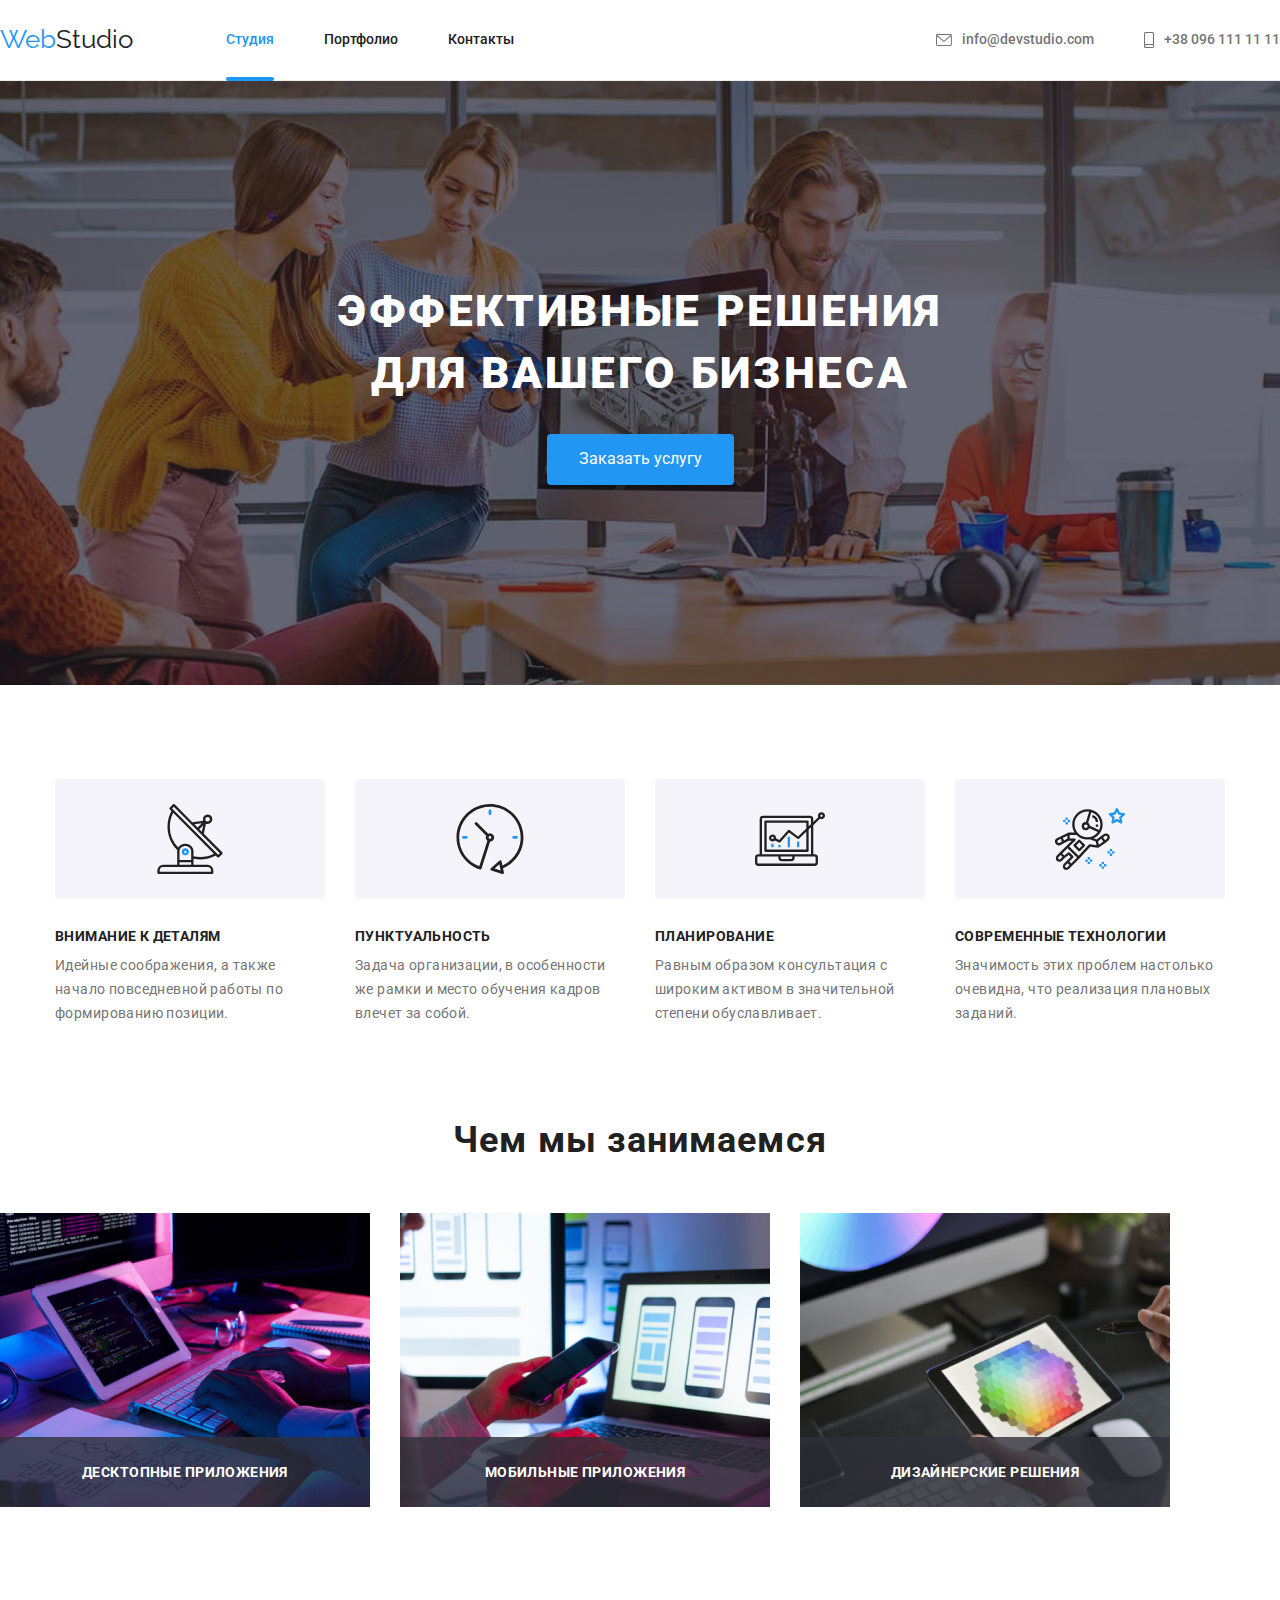
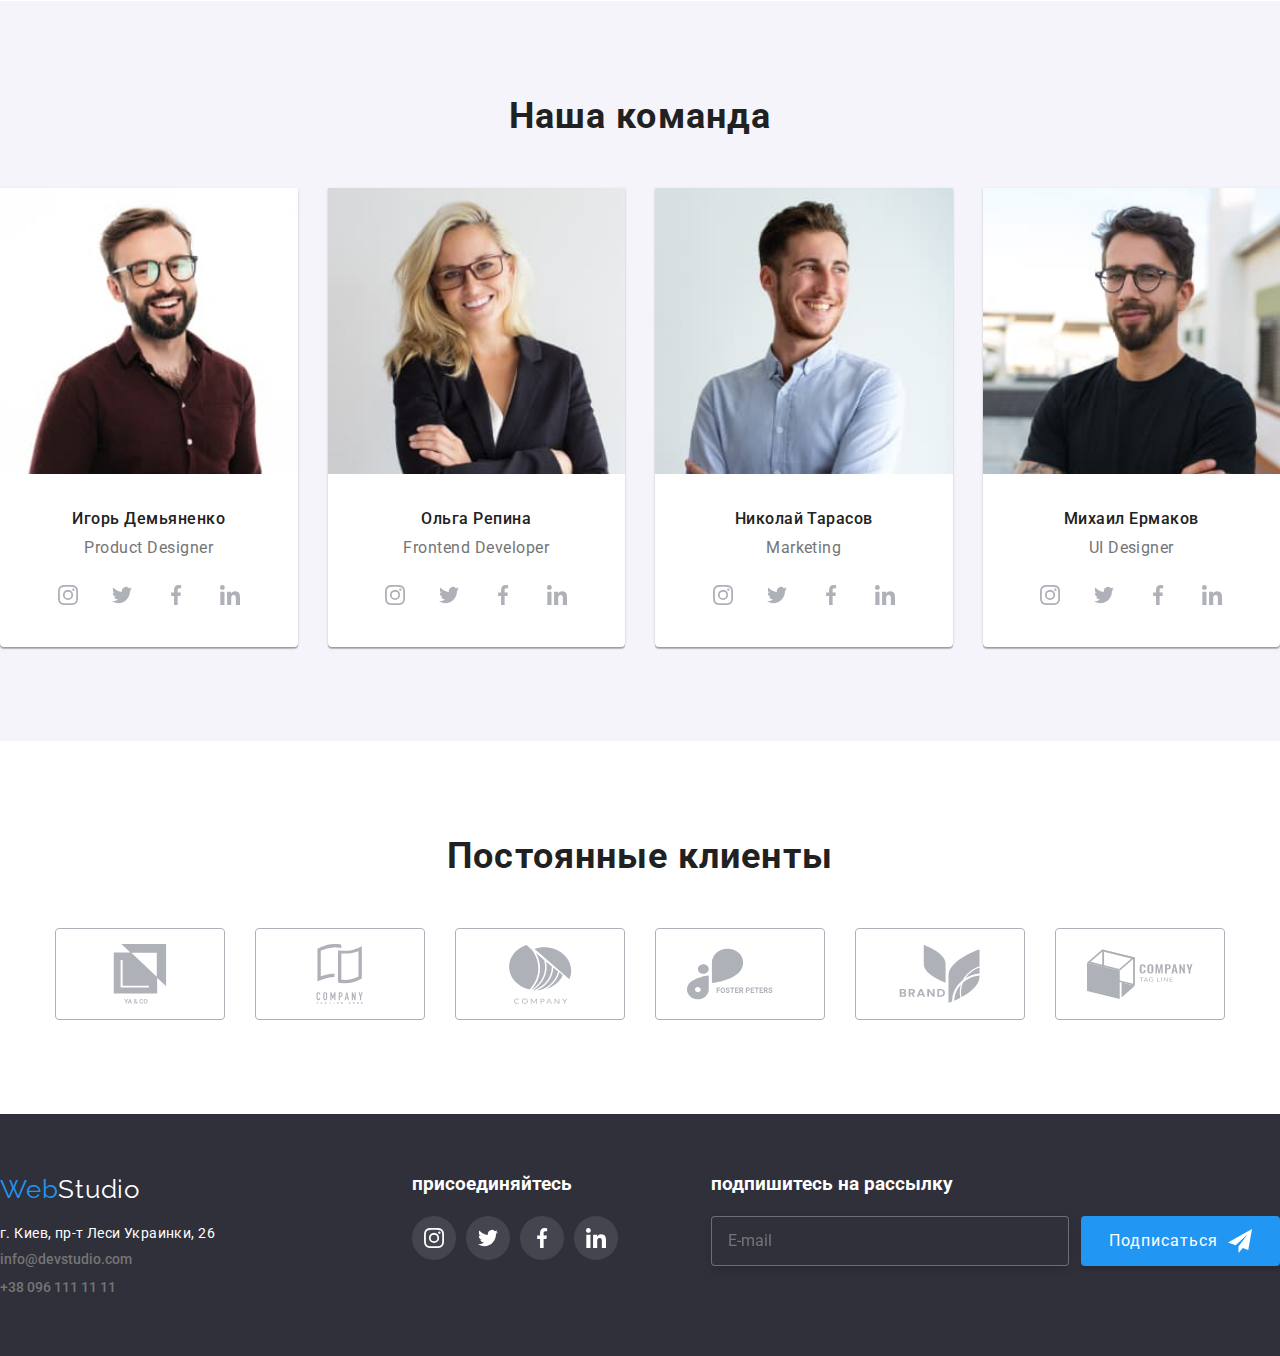
<file: index.html>
<!DOCTYPE html>
<html lang="ru">
    <head>
        <meta charset="UTF-8">
        <meta http-equiv="X-UA-Compatible" content="IE=edge">
        <meta name="viewport" content="width=device-width, initial-scale=1.0">
        <link rel="stylesheet" href="./css/main.min.css">
        <link rel="preconnect" href="https://fonts.googleapis.com">
        <link rel="preconnect" href="https://fonts.gstatic.com" crossorigin>
        <link href="https://fonts.googleapis.com/css2?family=Roboto:wght@400;500;700;900&display=swap" rel="stylesheet">
        <link rel="preconnect" href="https://fonts.googleapis.com">
        <link rel="preconnect" href="https://fonts.gstatic.com" crossorigin>
        <link href="https://fonts.googleapis.com/css2?family=Raleway:wght@700&display=swap" rel="stylesheet">
        <link rel="stylesheet" href="https://cdnjs.cloudflare.com/ajax/libs/modern-normalize/1.1.0/modern-normalize.min.css">
        <link rel="stylesheet" href="./css/main.min.css">
        <title>WebStudio</title>
    </head>
    <body>
            <!-- Верхняя линия -->

            <header class="header"> 
                <div class="main-size header__nav">
                    <div class="mobile-nav">
                        <a href="./index.html" class="header__link"><span class="header__logo">Web</span>Studio</a>
                    
                        <button class="menu-button" type="button" aria-expanded="false" aria-controls="menu-container" data-menu-button >
                            <svg class="menu-button__icons" width="24" height="24" aria-label="Кнопка открытия мобильного меню">
                                <use class="menu-button__menu-icon" href="./images/icon.svg#icon-menu-mobile"></use>
                                <use class="menu-button__closs-icon" href="./images/icon.svg#icon-close-mobile"></use>
                            </svg>
                        </button>
                    </div>
                    <div class="menu-container" id="menu-container" data-menu>
                        <nav>    
                            <ul class="navigation">
                                <li class="navigation__item"><a href="./index.html" class="navigation__link current">Студия</a></li>
                                <li class="navigation__item"><a href="./portfolio.html" class="navigation__link">Портфолио</a></li>
                                <li class="navigation__item"><a href="" class="navigation__link">Контакты</a></li>
                            </ul>
                        </nav>
                        <div>
                            <ul class="contacts">
                                <li class="contacts__list">
                                    <a href="mailto:info@devstudio.com" class="contacts__link link">
                                        <svg width="16" height="12" class="contacts-icon">
                                            <use href="./images/icon.svg#icon-mail"></use>
                                        </svg>
                                    info@devstudio.com
                                    </a>
                                </li>
                                <li class="contacts__list">
                                    <a href="tel:+380961111111" class="contacts__link contacts__link-tel link">
                                        <svg width="10" height="16" class="contacts-icon">
                                            <use href="./images/icon.svg#icon-smartphone"></use>
                                        </svg>
                                        +38 096 111 11 11
                                    </a>
                                </li>
                            </ul>

                            <ul class="header-social-network">
                                <li class="header-social-network__item">
                                    <a class="header-social-network__link" href="">Instagram</a>
                                    <!-- <svg class="header-social-network__icon">
                                        <use href="images/icon.svg#icon-Line-1"></use>
                                    </svg> -->
                                    
                                </li>
                                <li class="header-social-network__item">
                                    <a class="header-social-network__link" href="">Twitter</a>
                                    <!-- <svg class="header-social-network__icon">
                                        <use href="images/icon.svg#icon-Line-1"></use>
                                    </svg>  -->
                                    
                                </li>
                                <li class="header-social-network__item">
                                    <a class="header-social-network__link" href="">Facebook</a>
                                        
                                    <!-- <svg class="header-social-network__icon">
                                        <use href="images/icon.svg#icon-Line-1"></use>
                                    </svg> -->
                                    
                                </li>
                                <li class="header-social-network__item">
                                    <a class="header-social-network__link" href="">LinkedIn</a>
                                </li>
                            </ul>
                        </div>
                    </div>
                </div>
            </header>

            <!-- Шапка -->

            <main>
                <section class="main-container">
                    <div class="main-size">
                        <h1 class="main-container__title">
                            Эффективные решения<br> для вашего бизнеса
                        </h1>
                            <button  data-modal-open type="button" class="main-container__primary-button">Заказать услугу</button>
                    </div>

                    <div data-modal class="backdrop is-hidden" >
                        <div class="modal">
                            <button data-modal-close type="button" class="modal__exit">
                                <svg  class="modal__icon" width="11" height="11">
                                    <use href="./images/icon.svg#icon-exit"></use>
                                </svg>
                            </button>

                            <h2 class="modal__text">Оставьте свои данные, мы вам перезвоним</h2>
                            
                            <div>
                                
                                <form class="form-modal">
                                    <ul>
                                        <li class="application">
                                            <label for="person" class="application__text">Имя</label>

                                            <span class="application__form"><input type="text" class="application__input" name="person" id="person">
                                                <svg class="application__icon" width="18" height="18">
                                                    <use href="./images/icon.svg#icon-person"></use>
                                                </svg>
                                            </span>
                                        </li>
                                        <li class="application">
                                            <label for="user-phone" class="application__text">Телефон</label>

                                            <span class="application__form"><input type="tel" class="application__input" name="user-phone" id="user-phone">
                                                <svg class="application__icon" width="18" height="18">
                                                    <use href="./images/icon.svg#icon-phone"></use>
                                                </svg>
                                            </span>
                                        </li>
                                        <li class="application">
                                            <label for="user-mail" class="application__text">Почта</label>
                                            
                                            <span class="application__form"><input type="email" class="application__input" name="user-mail" id="user-mail">
                                                <svg class="application__icon" width="18" height="18">
                                                    <use href="./images/icon.svg#icon-envelope-email"></use>
                                                </svg>
                                            </span>
                                        </li>
                                        <li class="application">
                                            <label for="comment" class="application__text">Комментарий</label>
                                            <textarea name="comment" id="comment" rows="10" placeholder="Введите текст"></textarea>
                                        </li>
                                    </ul>
                                    
                                </form>

                                <label for="privacy" class="privacy-text">
                                    <input class="privacy-text__checkbox" type="checkbox" name="privacy" id="privacy">
                                    <span class="privacy-text__icon-input"></span>
                                    Соглашаюсь с рассылкой и принимаю <a href="" class="privacy-text__link">Условия договора</a>
                                </label>
                              
                                <button type="submit" class="button-submit">Отправить</button>
                            </div>
                        </div>
                    </div>

                </section>

                <!-- Особенности -->
                       
                <section class="section">
                    <div class="main-size">
                        <ul class="features">
                            <li class="features__item">
                                <div  class="features__icon">
                                    <svg width="70" height="70">
                                        <use href="./images/icon.svg#icon-antenna"></use>
                                    </svg>
                                </div>
                                <h3 class="features__title">Внимание к деталям</h3>
                                <p class="features__text">Идейные соображения, а также начало повседневной работы по формированию позиции.</p>
                            </li>
                            <li class="features__item">
                                <div  class="features__icon">
                                    <svg width="70" height="70">
                                        <use href="./images/icon.svg#icon-clock"></use>
                                    </svg>
                                </div>
                                <h3 class="features__title">Пунктуальность</h3>
                                <p class="features__text">Задача организации, в особенности же рамки и место обучения кадров влечет за собой.</p>
                            </li>
                            <li class="features__item">
                                <div  class="features__icon">
                                    <svg width="70" height="70">
                                        <use href="./images/icon.svg#icon-diagram"></use>
                                    </svg>
                                </div>
                                <h3 class="features__title">Планирование</h3>
                                <p class="features__text">Равным образом консультация с широким активом в значительной степени обуславливает.</p>
                            </li>
                            <li class="features__item">
                                <div  class="features__icon">
                                    <svg width="70" height="70">
                                        <use href="./images/icon.svg#icon-astronaut"></use>
                                    </svg>
                                </div>
                                <h3 class="features__title">Современные технологии</h3>
                                <p class="features__text">Значимость этих проблем настолько очевидна, что реализация плановых заданий.</p>
                            </li>
                        </ul>
                    </div>
                </section>

                <!-- Чем мы занимаемся -->

                <section class="section-img">
                    <div class="main-size">
                        <h2 class="container__subtitle">Чем мы занимаемся</h2>
                        <ul class="study">
                            <li class="study__item"><img class="study__img" src="./images/computer.jpg" alt="Набирает текст на компьютере" width="370">
                            <p class="study__text">Десктопные приложения</p></li>
                            <li class="study__item"><img class="study__img" src="./images/hand-phone.jpg" alt="Синхронизирует телефон с компьютером" width="370">
                            <p class="study__text">Мобильные приложения</p></li>
                            <li class="study__item"><img class="study__img" src="./images/tablet.jpg" alt="Рисует на планшете" width="370">
                            <p class="study__text">Дизайнерские решения</p></li>
                        </ul>
                    </div>
                </section>

                <!-- Наша команда -->

                <section class="section section__team"> 
                    <div class="main-size">
                        <h2 class="container__subtitle">Наша команда</h2>
                        <ul class="team">
                            <li class="team__item">
                                <picture>
                                    <source srcset="./images/igor-desk-1.jpg 1x, ./images/igor-desk-2.jpg 2x" media="(min-width: 1200px)">
                                    <source srcset="./images/igor-tab-1.jpg 1x, ./images/igor-tab-2.jpg 2x" media="(min-width: 768px)">
                                    <source srcset="./images/igor-1.jpg 1x, ./images/igor-2.jpg 2x" media="(min-width: 480px)">
                                      
                                    <img srcset="./images/igor-2.jpg 2x" src="./images/igor-1.jpg" 
                                    alt="Мужчина улыбается" 
                                    width = "100%"
                                    >
                                </picture>
                                
                                <div class="employee">
                                    <h3 class="employee__name">Игорь Демьяненко</h3>
                                    <p class="employee__specialty">Product Designer</p>

                                    <ul class="communication">
                                        <li class="communication__employee">
                                            <a href=""  class="communication__link">
                                                <svg class="communication__icon" width="20" height="20">
                                                    <use href="./images/icon.svg#icon-instagram"></use>
                                                </svg>
                                            </a>
                                        </li>
                                        <li class="communication__employee">
                                            <a href=""  class="communication__link">
                                                <svg class="communication__icon" width="20" height="20">
                                                    <use href="./images/icon.svg#icon-twitter"></use>
                                                </svg>
                                            </a>
                                        </li>
                                        <li class="communication__employee">
                                            <a href=""  class="communication__link">
                                                <svg class="communication__icon" width="20" height="20">
                                                    <use href="./images/icon.svg#icon-facebook"></use>
                                                </svg>
                                            </a>
                                        </li>
                                        <li class="communication__employee">
                                            <a href=""  class="communication__link">
                                                <svg class="communication__icon" width="20" height="20">
                                                    <use href="./images/icon.svg#icon-linkedin"></use>
                                                </svg>
                                            </a>
                                        </li>
                                    </ul>
                                </div> 
                            </li>
                            <li class="team__item">
                                <picture>
                                    <source srcset="./images/olga-desk-1.jpg 1x, ./images/olga-desk-2.jpg 2x" media="(min-width: 1200px)">
                                    <source srcset="./images/olga-tab-1.jpg 1x, ./images/olga-tab-2.jpg 2x" media="(min-width: 768px)">
                                    <source srcset="./images/olga-1.jpg 1x, ./images/olga-2.jpg 2x" media="(min-width: 480px)">
                                
                                    <img srcset="./images/olga-2.jpg 2x" src="./images/olga-1.jpg" 
                                    alt="Девушка улыбается"
                                    width="100%">
                                </picture>
                                
                                <div class="employee">
                                    <h3 class="employee__name">Ольга Репина</h3>
                                    <p class="employee__specialty">Frontend Developer</p>
                                
                                    <ul class="communication">
                                        <li class="communication__employee">
                                            <a href="" class="communication__link">
                                                <svg class="communication__icon" width="20" height="20">
                                                    <use href="./images/icon.svg#icon-instagram"></use>
                                                </svg>
                                            </a>
                                        </li>
                                        <li class="communication__employee">
                                            <a href="" class="communication__link">
                                                <svg class="communication__icon" width="20" height="20">
                                                    <use href="./images/icon.svg#icon-twitter"></use>
                                                </svg>
                                            </a>
                                        </li>
                                        <li class="communication__employee">
                                            <a href="" class="communication__link">
                                                <svg class="communication__icon" width="20" height="20">
                                                    <use href="./images/icon.svg#icon-facebook"></use>
                                                </svg>
                                            </a>
                                        </li>
                                        <li class="communication__employee">
                                            <a href="" class="communication__link">
                                                <svg class="communication__icon" width="20" height="20">
                                                    <use href="./images/icon.svg#icon-linkedin"></use>
                                                </svg>
                                            </a>
                                        </li>
                                    </ul>
                                </div>
                            </li>
                            <li class="team__item">
                                <picture>
                                    <source srcset="./images/nikolai-desk-1.jpg 1x, ./images/nikolai-desk-2.jpg 2x" media="(min-width: 1200px)">
                                    <source srcset="./images/nikolai-tab-1.jpg 1x, ./images/nikolai-tab-2.jpg 2x" media="(min-width: 768px)">
                                    <source srcset="./images/nikolai-1.jpg 1x, ./images/nikolai-2.jpg 2x" media="(min-width: 480px)">
                                
                                    <img srcset="./images/nikolai-2.jpg 2x" src="./images/nikolai-1.jpg" 
                                    alt="Мужчина улыбается" 
                                    width="100%">
                                </picture>
                                <div class="employee">
                                    <h3 class="employee__name">Николай Тарасов</h3>
                                    <p class="employee__specialty">Marketing</p>

                                    <ul class="communication">
                                        <li class="communication__employee">
                                            <a href="" class="communication__link">
                                                <svg class="communication__icon" width="20" height="20">
                                                    <use href="./images/icon.svg#icon-instagram"></use>
                                                </svg>
                                            </a>
                                        </li>
                                        <li class="communication__employee">
                                            <a href="" class="communication__link">
                                                <svg class="communication__icon" width="20" height="20">
                                                    <use href="./images/icon.svg#icon-twitter"></use>
                                                </svg>
                                            </a>
                                
                                        </li>
                                        <li class="communication__employee">
                                            <a href="" class="communication__link">
                                                <svg class="communication__icon" width="20" height="20">
                                                    <use href="./images/icon.svg#icon-facebook"></use>
                                                </svg>
                                            </a>
                                        </li>
                                        <li class="communication__employee">
                                            <a href="" class="communication__link">
                                                <svg class="communication__icon" width="20" height="20">
                                                    <use href="./images/icon.svg#icon-linkedin"></use>
                                                </svg>
                                            </a>
                                        </li>
                                    </ul>
                                </div>
                            </li>
                            <li class="team__item">
                                <picture>
                                    <source srcset="./images/mikhail-desk-1.jpg 1x, ./images/mikhail-desk-2.jpg 2x" media="(min-width: 1200px)">
                                    <source srcset="./images/mikhail-tab-1.jpg 1x, ./images/mikhail-tab-2.jpg 2x" media="(min-width: 768px)">
                                    <source srcset="./images/mikhail-1.jpg 1x, ./images/mikhail-2.jpg 2x" media="(min-width: 480px)">
                                
                                    <img srcset="./images/mikhail-2.jpg 2x" src="./images/mikhail-1.jpg" 
                                    alt="Мужчина улыбается" 
                                    width="100%">
                                </picture>
                                <div class="employee">
                                    <h3 class="employee__name">Михаил Ермаков</h3>
                                    <p class="employee__specialty">UI Designer</p>
                                
                                    <ul class="communication">
                                        <li class="communication__employee">
                                            <a href="" class="communication__link">
                                                <svg class="communication__icon" width="20" height="20">
                                                    <use href="./images/icon.svg#icon-instagram"></use>
                                                </svg>
                                            </a>
                                        </li>
                                        <li class="communication__employee">
                                            <a href="" class="communication__link">
                                                <svg class="communication__icon" width="20" height="20">
                                                    <use href="./images/icon.svg#icon-twitter"></use>
                                                </svg>
                                            </a>
                                        </li>
                                        <li class="communication__employee">
                                            <a href="" class="communication__link">
                                                <svg class="communication__icon" width="20" height="20">
                                                    <use href="./images/icon.svg#icon-facebook"></use>
                                                </svg>
                                            </a>
                                        </li>
                                        <li class="communication__employee">
                                            <a href="" class="communication__link">
                                                <svg class="communication__icon" width="20" height="20">
                                                    <use href="./images/icon.svg#icon-linkedin"></use>
                                                </svg>
                                            </a>
                                        </li>
                                    </ul>
                                </div>
                            </li>
                        </ul>
                    </div>
                </section>
                <section class="section">
                    <div class="main-size">
                        <h2 class="container__subtitle">Постоянные клиенты</h2>

                        <ul class="customers">
                            <li class="customers__company">
                                <a href="" class="customers__link">
                                    <svg class="customers__icon" width="106" height="60">
                                        <use href="./images/icon.svg#icon-group1"></use>
                                    </svg>
                                </a>
                            </li>
                            <li class="customers__company">
                                <a href="" class="customers__link">
                                    <svg class="customers__icon" width="106" height="60">
                                        <use href="./images/icon.svg#icon-group2"></use>
                                    </svg>
                                </a>
                            </li>
                            <li class="customers__company">
                                <a href="" class="customers__link">
                                    <svg class="customers__icon" width="106" height="60">
                                        <use href="./images/icon.svg#icon-group3"></use>
                                    </svg>
                                </a>
                            </li>
                            <li class="customers__company">
                                <a href="" class="customers__link">
                                    <svg class="customers__icon" width="106" height="60">
                                        <use href="./images/icon.svg#icon-group4"></use>
                                    </svg>
                                </a>
                            </li>
                            <li class="customers__company">
                                <a href="" class="customers__link">
                                    <svg class="customers__icon" width="106" height="60">
                                        <use href="./images/icon.svg#icon-group5"></use>
                                    </svg>
                                </a>
                            </li>
                            <li class="customers__company">
                                <a href="" class="customers__link">
                                    <svg class="customers__icon" width="106" height="60">
                                        <use href="./images/icon.svg#icon-group6"></use>
                                    </svg>
                                </a>
                            </li>
                        </ul>

                    </div>
                </section>
            </main>

            <!-- Подвал -->
            
            <footer class="footer">
                <div  class="main-size footer__container"> 
                    <div class="footer__information">
                        <a href="./index.html" class="footer__logo"><span class="footer__logo-color">Web</span>Studio</a>
                        <address>
                            <p class="footer__address">г. Киев, пр-т Леси Украинки, 26</p>
                            <ul>
                                <li class="footer__item"><a href="mailto:info@devstudio.com" class="link">info@devstudio.com</a></li>
                                <li class="footer__item"><a href="tel:+380961111111" class="link">+38 096 111 11 11</a></li>
                            </ul>
                        </address>
                    </div>
                    <div class="join">
                        <h3 class="join__text">присоединяйтесь</h3>
                        
                        <ul class="join__list">
                            <li class="join__message">
                                <a href="" class="join__link">
                                    <svg class="join__icon" width="20" height="20">
                                        <use href="./images/icon.svg#icon-instagram"></use>
                                    </svg>
                                </a>
                            </li>
                            <li class="join__message">
                                <a href="" class="join__link">
                                    <svg class="join__icon" width="20" height="20">
                                        <use href="./images/icon.svg#icon-twitter"></use>
                                    </svg>
                                </a>
                            </li>
                            <li class="join__message">
                                <a href="" class="join__link">
                                    <svg class="join__icon" width="20" height="20">
                                        <use href="./images/icon.svg#icon-facebook"></use>
                                    </svg>
                                </a>
                            </li>
                            <li class="join__message">
                                <a href="" class="join__link">
                                    <svg class="join__icon" width="20" height="20">
                                        <use href="./images/icon.svg#icon-linkedin"></use>
                                    </svg>
                                </a>
                            </li>
                        </ul>
                    </div>
                    <div class="subscribe">
                        <h3 class="subscribe__text">подпишитесь на рассылку</h3>

                        <form class="subscribe__block">
                            <span class="subscribe__mail"><input type="email" name="user-mail-subscribe" id="user-mail-subscribe" placeholder="E-mail">
                            <label for="user-mail-subscribe"></label>
                            </span>
                            
                            <button class="subscribe__button" type="submit"><span class="subscribe__text-button">Подписаться</span>
                                <svg width="24" height="24">
                                    <use href="images/icon.svg#icon-telegram"></use>
                                </svg>
                            </button>
                        </form>
                    </div>
                </div>
            </footer>

    <script src="./js/mobile-menu.js"></script>
    <script src="./js/modal.js"></script>
        </body>
</html>
</file>
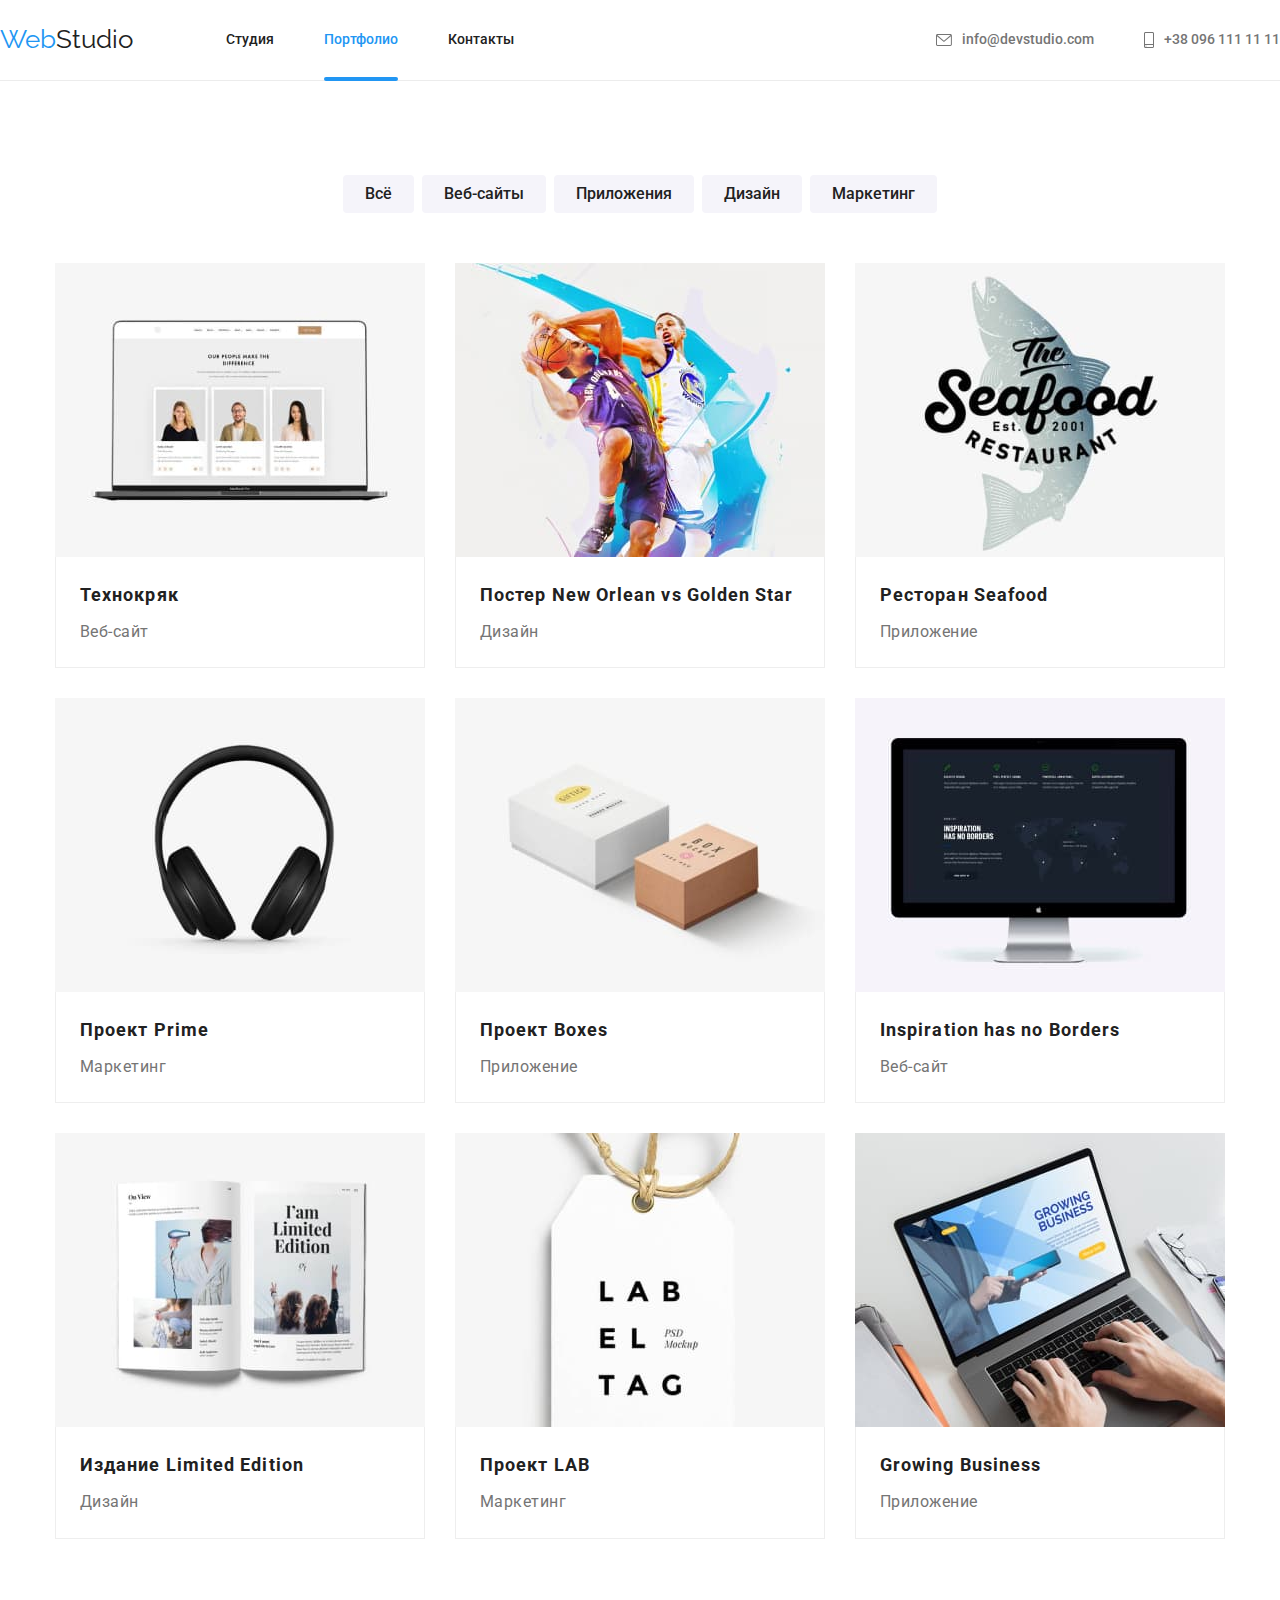
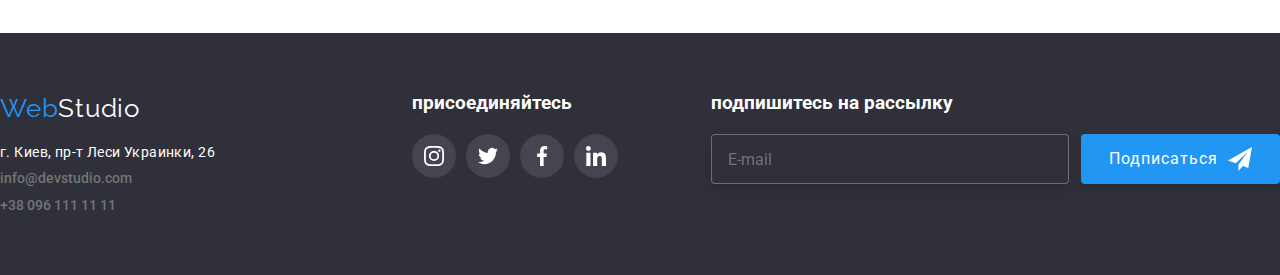
<file: portfolio.html>
<!DOCTYPE html>
<html lang="ru">
<head>
    <meta charset="UTF-8">
    <meta http-equiv="X-UA-Compatible" content="IE=edge">
    <meta name="viewport" content="width=device-width, initial-scale=1.0">
    <link rel="preconnect" href="https://fonts.googleapis.com">
    <link rel="preconnect" href="https://fonts.gstatic.com" crossorigin>
    <link href="https://fonts.googleapis.com/css2?family=Roboto:wght@400;500;700;900&display=swap" rel="stylesheet">
    <link rel="preconnect" href="https://fonts.googleapis.com">
    <link rel="preconnect" href="https://fonts.gstatic.com" crossorigin>
    <link href="https://fonts.googleapis.com/css2?family=Raleway:wght@700&display=swap" rel="stylesheet">
    <link rel="stylesheet" href="https://cdnjs.cloudflare.com/ajax/libs/modern-normalize/1.1.0/modern-normalize.min.css">
    <link rel="stylesheet" href="./css/main.min.css">
    <title>WebStudio</title>
</head>
<body>
        <!-- Верхняя линия -->
        
        <header class="header">
            <div class="main-size header__nav">
                <div class="mobile-nav">
                    <a href="./index.html" class="header__link"><span class="header__logo">Web</span>Studio</a>
                
                    <button class="menu-button" type="button" aria-expanded="false" aria-controls="menu-container" data-menu-button>
                        <svg class="menu-button__icons" width="24" height="24" aria-label="Кнопка открытия мобильного меню">
                            <use class="menu-button__menu-icon" href="./images/icon.svg#icon-menu-mobile"></use>
                            <use class="menu-button__closs-icon" href="./images/icon.svg#icon-close-mobile"></use>
                        </svg>
                    </button>
                </div>
                <div class="menu-container" id="menu-container" data-menu>
                    <nav>
                        <ul class="navigation">
                            <li class="navigation__item"><a href="./index.html" class="navigation__link ">Студия</a></li>
                            <li class="navigation__item"><a href="./portfolio.html" class="navigation__link current">Портфолио</a></li>
                            <li class="navigation__item"><a href="" class="navigation__link">Контакты</a></li>
                        </ul>
                    </nav>
                    <div>
                        <ul class="contacts">
                            <li class="contacts__list">
                                <a href="mailto:info@devstudio.com" class="contacts__link link">
                                    <svg width="16" height="12" class="contacts-icon">
                                        <use href="./images/icon.svg#icon-mail"></use>
                                    </svg>
                                    info@devstudio.com
                                </a>
                            </li>
                            <li class="contacts__list">
                                <a href="tel:+380961111111" class="contacts__link contacts__link-tel link">
                                    <svg width="10" height="16" class="contacts-icon">
                                        <use href="./images/icon.svg#icon-smartphone"></use>
                                    </svg>
                                    +38 096 111 11 11
                                </a>
                            </li>
                        </ul>
                    
                        <ul class="header-social-network">
                            <li class="header-social-network__item">
                                <a class="header-social-network__link" href="">Instagram</a>
                            </li>
                            <li class="header-social-network__item">
                                <a class="header-social-network__link" href="">Twitter</a>
                            </li>
                            <li class="header-social-network__item">
                                <a class="header-social-network__link" href="">Facebook</a>
                            </li>
                            <li class="header-social-network__item">
                                <a class="header-social-network__link" href="">LinkedIn</a>
                            </li>
                        </ul>
                    </div>
                </div>
            </div>
        </header>
        <!-- Портфолио -->
        <main>
            <section class="section">
                <div class="main-size">
                    <h1 class="visually-hidden">Портфолио</h1>
                        <ul class="portfolio">
                            <li class="portfolio__item"><button type="button" class="portfolio__button">Всё</button></li>
                            <li class="portfolio__item"><button type="button" class="portfolio__button">Веб-сайты</button></li>
                            <li class="portfolio__item"><button type="button" class="portfolio__button">Приложения</button></li>
                            <li class="portfolio__item"><button type="button" class="portfolio__button">Дизайн</button></li>
                            <li class="portfolio__item"><button type="button" class="portfolio__button">Маркетинг</button></li>
                        </ul>

                    <h2 class="visually-hidden">Типы работ</h2>
                        <ul class="portfolio-list">

                            <li class="portfolio-list__item">
                                <a href="" class="portfolio-list__link">
                                    <div class="portfolio-list__overlay">
                                        
                                        <picture>
                                            <source srcset="./images/technocrack.jpg 1x, ./images/technocrack-2.jpg 2x" media="(min-width: 1200px)">
                                            <source srcset="./images/technocrack-tab-1.jpg 1x, ./images/technocrack-tab-2.jpg 2x" media="(min-width: 768px)">
                                            <source srcset="./images/technocrack-mob-1.jpg 1x, ./images/technocrack-mob-2.jpg 2x" media="(min-width: 480px)">


                                            <img class="portfolio-list__img" srcset="./images/technocrack-mob-2.jpg 2x" src="./images/technocrack-mob-1.jpg" 
                                            alt="Сайт с сотрудниками на ноуте" 
                                            width="100%">
                                        </picture>
                                        <p class="portfolio-list__text">Технокряк это современная площадка распространения коронавируса. Компании используют эту платформу для цифрового
                                        шпионажа и атак на защищённые сервера конкурентов.</p>
                                    </div>
                                    <div class="portfolio-list__name"><h3 class="portfolio-list__title">Технокряк</h3>
                                        <p class="portfolio-list__specialty">Веб-сайт</p>
                                    </div>
                                </a>
                            </li>

                            <li class="portfolio-list__item">
                                <a href="" class="portfolio-list__link">
                                    <div class="portfolio-list__overlay">
                                        <picture>
                                            <source srcset="./images/poster.jpg 1x, ./images/poster-2.jpg 2x" media="(min-width: 1200px)">
                                            <source srcset="./images/poster-tab-1.jpg 1x, ./images/poster-tab-2.jpg 2x" media="(min-width: 768px)">
                                            <source srcset="./images/poster-mob-1.jpg 1x, ./images/poster-mob-2.jpg 2x" media="(min-width: 480px)">

                                            <img class="portfolio-list__img" srcset="./images/poster-mob-2.jpg 2x"  src="./images/poster-mob-1.jpg" 
                                            alt="Постер с игроками в баскетбол" 
                                            width="100%">
                                        </picture>
                                        <p class="portfolio-list__text">Технокряк это современная площадка распространения коронавируса. Компании используют эту платформу для цифрового
                                        шпионажа и атак на защищённые сервера конкурентов.</p>
                                    </div>
                                    <div class="portfolio-list__name"><h3 class="portfolio-list__title">Постер New Orlean vs Golden Star</h3>
                                        <p class="portfolio-list__specialty">Дизайн</p>
                                    </div>
                                </a>
                            </li>

                            <li class="portfolio-list__item">
                                <a href="" class="portfolio-list__link">
                                    <div class="portfolio-list__overlay">
                                        <picture>
                                            <source srcset="./images/seafood.jpg 1x, ./images/seafood-2.jpg 2x" media="(min-width: 1200px)">
                                            <source srcset="./images/seafood-tab-1.jpg 1x, ./images/seafood-tab-2.jpg 2x" media="(min-width: 768px)">
                                            <source srcset="./images/seafood-mob-1.jpg 1x, ./images/seafood-mob-2.jpg 2x" media="(min-width: 480px)">

                                            <img class="portfolio-list__img" srcset="./images/seafood-mob-2.jpg 2x" src="./images/seafood-mob-1.jpg"
                                            alt="Эмблема ресторана Сифуд" 
                                            width="100%">
                                        </picture>
                                        <p class="portfolio-list__text">Технокряк это современная площадка распространения коронавируса. Компании используют эту платформу для цифрового
                                        шпионажа и атак на защищённые сервера конкурентов.</p>
                                    </div>
                                    <div class="portfolio-list__name"><h3 class="portfolio-list__title">Ресторан Seafood</h3>
                                        <p class="portfolio-list__specialty">Приложение</p>
                                    </div>
                                </a>
                            </li>

                            <li class="portfolio-list__item">
                                <a href="" class="portfolio-list__link">
                                    <div class="portfolio-list__overlay">
                                        <picture>
                                            <source srcset="./images/prime.jpg 1x, ./images/prime-2.jpg 2x" media="(min-width: 1200px)">
                                            <source srcset="./images/prime-tab-1.jpg 1x, ./images/prime-tab-2.jpg 2x" media="(min-width: 768px)">
                                            <source srcset="./images/prime-mob-1.jpg 1x, ./images/prime-mob-2.jpg 2x" media="(min-width: 480px)">
                                            
                                            <img class="portfolio-list__img" srcset="./images/prime-mob-2.jpg 2x" src="./images/prime-mob-1.jpg" 
                                            alt="Наушники" 
                                            width="100%">
                                        
                                        </picture>

                                        <p class="portfolio-list__text">Технокряк это современная площадка распространения коронавируса. Компании используют эту платформу для цифрового
                                        шпионажа и атак на защищённые сервера конкурентов.</p>
                                    </div>
                                    <div class="portfolio-list__name"><h3 class="portfolio-list__title">Проект Prime</h3>
                                        <p class="portfolio-list__specialty">Маркетинг</p>
                                    </div>
                                </a>
                            </li>

                            <li class="portfolio-list__item">
                                <a href="" class="portfolio-list__link">
                                    <div class="portfolio-list__overlay">
                                        <picture>
                                            <source srcset="./images/boxes.jpg 1x, ./images/boxes-2.jpg 2x" media="(min-width: 1200px)">
                                            <source srcset="./images/boxes-tab-1.jpg 1x, ./images/boxes-tab-2.jpg 2x" media="(min-width: 768px)">
                                            <source srcset="./images/boxes-mob-1.jpg 1x, ./images/boxes-mob-2.jpg 2x" media="(min-width: 480px)">
                                            
                                            <img class="portfolio-list__img" srcset="./images/boxes-mob-2.jpg 2x"  src="./images/boxes-mob-1.jpg" 
                                            alt="Две коробки" 
                                            width="100%">
                                        </picture>

                                        <p class="portfolio-list__text">Технокряк это современная площадка распространения коронавируса. Компании используют эту платформу для цифрового
                                        шпионажа и атак на защищённые сервера конкурентов.</p>
                                    </div>
                                    <div class="portfolio-list__name"><h3 class="portfolio-list__title">Проект Boxes</h3>
                                        <p class="portfolio-list__specialty">Приложение</p>
                                    </div>
                                </a>
                            </li>

                            <li class="portfolio-list__item">
                                <a href="" class="portfolio-list__link">
                                    <div class="portfolio-list__overlay">
                                        <picture>
                                            <source srcset="./images/borders.jpg 1x, ./images/borders-2.jpg 2x" media="(min-width: 1200px)">
                                            <source srcset="./images/borders-tab-1.jpg 1x, ./images/borders-tab-2.jpg 2x" media="(min-width: 768px)">
                                            <source srcset="./images/borders-mob-1.jpg 1x, ./images/borders-mob-2.jpg 2x" media="(min-width: 480px)">
                                        
                                            <img class="portfolio-list__img" srcset="./images/borders-mob-2.jpg 2x" src="./images/borders-mob-1.jpg" 
                                            alt="Экран компьютера" 
                                            width="100%">
                                        </picture>
                                        <p class="portfolio-list__text">Технокряк это современная площадка распространения коронавируса. Компании используют эту платформу для цифрового
                                        шпионажа и атак на защищённые сервера конкурентов.</p>
                                    </div>
                                    <div class="portfolio-list__name"><h3 class="portfolio-list__title">Inspiration has no Borders</h3>
                                        <p class="portfolio-list__specialty">Веб-сайт</p>
                                    </div>
                                </a>
                            </li>

                            <li class="portfolio-list__item">
                                <a href="" class="portfolio-list__link">
                                    <div class="portfolio-list__overlay">
                                        <picture>
                                            <source srcset="./images/limited-edition.jpg 1x, ./images/limited-edition-2.jpg 2x" media="(min-width: 1200px)">
                                            <source srcset="./images/limited-edition-tab-1.jpg 1x, ./images/limited-edition-tab-2.jpg 2x" media="(min-width: 768px)">
                                            <source srcset="./images/limited-edition-mob-1.jpg 1x, ./images/limited-edition-mob-2.jpg 2x" media="(min-width: 480px)">
                                        
                                            <img class="portfolio-list__img" srcset="./images/limited-edition-mob-2.jpg 2x" src="./images/limited-edition-mob-1.jpg"
                                            alt="Открытая книга" 
                                            width="100%">
                                        </picture>
                                        <p class="portfolio-list__text">Технокряк это современная площадка распространения коронавируса. Компании используют эту платформу для цифрового
                                        шпионажа и атак на защищённые сервера конкурентов.</p>
                                    </div>
                                    <div class="portfolio-list__name"><h3 class="portfolio-list__title">Издание Limited Edition</h3>
                                        <p class="portfolio-list__specialty">Дизайн</p>
                                    </div>
                                </a>
                            </li>

                            <li class="portfolio-list__item">
                                <a href="" class="portfolio-list__link">
                                    <div class="portfolio-list__overlay">
                                        <picture>
                                            <source srcset="./images/lab.jpg 1x, ./images/lab-2.jpg 2x" media="(min-width: 1200px)">
                                            <source srcset="./images/lab-tab-1.jpg 1x, ./images/lab-tab-2.jpg 2x" media="(min-width: 768px)">
                                            <source srcset="./images/lab-mob-1.jpg 1x, ./images/lab-mob-2.jpg 2x" media="(min-width: 480px)">
                                        
                                            <img class="portfolio-list__img" srcset="./images/lab-mob-2.jpg 2x" src="./images/lab-mob-1.jpg" 
                                            alt="Этекетка с лэйблом" 
                                            width="100%">
                                        </picture>
                                        <p class="portfolio-list__text">Технокряк это современная площадка распространения коронавируса. Компании используют эту платформу для цифрового
                                        шпионажа и атак на защищённые сервера конкурентов.</p>
                                    </div>
                                    <div class="portfolio-list__name"><h3 class="portfolio-list__title">Проект LAB</h3>
                                        <p class="portfolio-list__specialty">Маркетинг</p>
                                    </div>
                                </a>
                            </li>

                            <li class="portfolio-list__item">
                                <a href="" class="portfolio-list__link">
                                    <div class="portfolio-list__overlay">
                                        <picture>
                                            <source srcset="./images/business.jpg 1x, ./images/business-2.jpg 2x" media="(min-width: 1200px)">
                                            <source srcset="./images/business-tab-1.jpg 1x, ./images/business-tab-2.jpg 2x" media="(min-width: 768px)">
                                            <source srcset="./images/business-mob-1.jpg 1x, ./images/business-mob-2.jpg 2x" media="(min-width: 480px)">
                                        
                                            <img class="portfolio-list__img" srcset="./images/business-mob-2.jpg 2x" src="./images/business-mob-1.jpg" 
                                            alt="Руки на клавиатуре ноутбука"
                                            width="100%">
                                        </picture>
                                        <p class="portfolio-list__text">Технокряк это современная площадка распространения коронавируса. Компании используют эту платформу для цифрового
                                        шпионажа и атак на защищённые сервера конкурентов.</p>
                                    </div>
                                    <div class="portfolio-list__name"><h3 class="portfolio-list__title">Growing Business</h3>
                                        <p class="portfolio-list__specialty">Приложение</p>
                                    </div>
                                </a>
                            </li>
                        </ul>
                </div>
            </section>
        </main>

        <!-- Подвал -->
        
        <footer class="footer">
            <div class="main-size footer__container">
                <div class="footer__information">
                    <a href="./index.html" class="footer__logo"><span class="footer__logo-color">Web</span>Studio</a>
                    <address>
                        <p class="footer__address">г. Киев, пр-т Леси Украинки, 26</p>
                        <ul>
                            <li class="footer__item"><a href="mailto:info@devstudio.com" class="link">info@devstudio.com</a>
                            </li>
                            <li class="footer__item"><a href="tel:+380961111111" class="link">+38 096 111 11 11</a></li>
                        </ul>
                    </address>
                </div>
                <div class="join">
                    <h3 class="join__text">присоединяйтесь</h3>
        
                    <ul class="join__list">
                        <li class="join__message">
                            <a href="" class="join__link">
                                <svg class="join__icon" width="20" height="20">
                                    <use href="./images/icon.svg#icon-instagram"></use>
                                </svg>
                            </a>
                        </li>
                        <li class="join__message">
                            <a href="" class="join__link">
                                <svg class="join__icon" width="20" height="20">
                                    <use href="./images/icon.svg#icon-twitter"></use>
                                </svg>
                            </a>
                        </li>
                        <li class="join__message">
                            <a href="" class="join__link">
                                <svg class="join__icon" width="20" height="20">
                                    <use href="./images/icon.svg#icon-facebook"></use>
                                </svg>
                            </a>
                        </li>
                        <li class="join__message">
                            <a href="" class="join__link">
                                <svg class="join__icon" width="20" height="20">
                                    <use href="./images/icon.svg#icon-linkedin"></use>
                                </svg>
                            </a>
                        </li>
                    </ul>
                </div>
                <div class="subscribe">
                    <h3 class="subscribe__text">подпишитесь на рассылку</h3>
        
                    <form class="subscribe__block">
                        <span class="subscribe__mail"><input type="email" name="user-mail-subscribe" id="user-mail-subscribe"
                                placeholder="E-mail">
                            <label for="user-mail-subscribe"></label>
                        </span>
        
                        <button class="subscribe__button" type="submit"><span class="subscribe__text-button">Подписаться</span>
                            <svg width="24" height="24">
                                <use href="images/icon.svg#icon-telegram"></use>
                            </svg>
                        </button>
                    </form>
                </div>
            </div>
        </footer>

    <script src="./js/mobile-menu.js"></script>
</body>
</html>
</file>
<file: css/main.min.css>
*,*::before,*::after{-webkit-box-sizing:border-box;box-sizing:border-box}body{font-family:'Roboto', sans-serif;color:#212121}ul{list-style-type:none}h1,h2,h3,ul,p{margin:0;padding:0}.is-hidden{opacity:0;pointer-events:none;visibility:hidden}.visually-hidden{position:absolute;width:1px;height:1px;margin:-1px;border:0;padding:0;white-space:nowrap;-webkit-clip-path:inset(100%);clip-path:inset(100%);clip:rect(0 0 0 0);overflow:hidden}.container{padding-left:15px;padding-right:15px;margin-left:auto;margin-right:auto}@media screen and (min-width: 479px){.container{width:auto}}@media screen and (min-width: 480px) and (max-width: 767px){.container{width:480px}}@media screen and (min-width: 768px) and (max-width: 1199px){.container{width:768px}}@media screen and (min-width: 1200px){.container{width:1200px}}.link{color:#757575;font-weight:500;font-size:14px;line-height:1.1;font-style:normal;text-decoration:none;-webkit-transition-property:color;transition-property:color;-webkit-transition-duration:250ms;transition-duration:250ms;-webkit-transition-timing-function:cubic-bezier(0.4, 0, 0.2, 1);transition-timing-function:cubic-bezier(0.4, 0, 0.2, 1)}@media screen and (max-width: 1199px){.section{padding-top:60px;padding-bottom:60px}}@media screen and (min-width: 1200px){.section{padding-top:94px;padding-bottom:94px}}.container__subtitle{text-align:center}@media screen and (max-width: 1199px){.container__subtitle{margin-bottom:30px;font-size:28px;line-height:33px;letter-spacing:0.03em}}@media screen and (min-width: 1200px){.container__subtitle{margin-bottom:50px;font-size:36px;line-height:1.2;letter-spacing:0.03em}}.header{width:100%;border-bottom:1px solid #ececec}@media screen and (max-width: 767px){.header{padding-top:16px;padding-bottom:16px}}@media screen and (min-width: 768px) and (max-width: 1199px){.header__nav{display:-webkit-box;display:-ms-flexbox;display:flex}}@media screen and (min-width: 1200px){.header__nav{display:-webkit-box;display:-ms-flexbox;display:flex;-webkit-box-align:center;-ms-flex-align:center;align-items:center}}.header__link{font-family:'Raleway', sans-serif;color:#212121;font-size:26px;line-height:1.2;text-decoration:none;padding-top:24px;padding-bottom:24px}.header__logo{color:#2196f3}.navigation{display:-webkit-box;display:-ms-flexbox;display:flex}@media screen and (max-width: 767px){.navigation{margin-bottom:auto}}.navigation__item:not(:last-child){margin-right:50px}.navigation__link{display:block;padding-bottom:32px;font-weight:500;color:#212121;text-decoration:none;-webkit-transition-property:color;transition-property:color;-webkit-transition-duration:250ms;transition-duration:250ms;-webkit-transition-timing-function:cubic-bezier(0.4, 0, 0.2, 1);transition-timing-function:cubic-bezier(0.4, 0, 0.2, 1)}@media screen and (max-width: 767px){.navigation__link{font-size:40px;line-height:47px;letter-spacing:0.02em}}@media screen and (min-width: 768px){.navigation__link{padding-top:32px;font-size:14px;line-height:1.1}}.navigation__link.current{position:relative;color:#2196f3}@media screen and (min-width: 768px){.navigation__link.current::after{position:absolute;content:'';width:100%;height:4px;bottom:-1px;-webkit-transform:translateX(-100%);transform:translateX(-100%);background-color:#2196f3;border-radius:2px}}.navigation__link:hover,.navigation__link:focus{color:#2196f3}@media screen and (min-width: 1200px){.contacts{display:-webkit-box;display:-ms-flexbox;display:flex;margin-left:auto}}@media screen and (max-width: 767px){.contacts__list:nth-child(1){margin-bottom:64px}.contacts__list:nth-child(2){margin-bottom:32px}}@media screen and (min-width: 768px) and (max-width: 1199px){.contacts__list:not(:last-child){margin-bottom:10px}}@media screen and (min-width: 1200px){.contacts__list{display:-webkit-box;display:-ms-flexbox;display:flex;-webkit-box-pack:center;-ms-flex-pack:center;justify-content:center;-webkit-box-align:center;-ms-flex-align:center;align-items:center}.contacts__list:not(:first-child){margin-left:50px}}@media screen and (max-width: 767px){.contacts__link{font-size:24px;line-height:28px;letter-spacing:0.02em}}@media screen and (min-width: 768px) and (max-width: 1199px){.contacts__link{display:-webkit-box;display:-ms-flexbox;display:flex}}@media screen and (min-width: 1200px){.contacts__link{display:-webkit-box;display:-ms-flexbox;display:flex;-webkit-box-pack:center;-ms-flex-pack:center;justify-content:center;-webkit-box-align:center;-ms-flex-align:center;align-items:center;padding-top:32px;padding-bottom:32px}.contacts__link:hover,.contacts__link:focus{color:#2196f3}}@media screen and (max-width: 767px){.contacts__link-tel{font-size:34px;line-height:40px;color:#2196f3}}@media screen and (max-width: 767px){.contacts-icon{display:none}}@media screen and (min-width: 768px){.contacts-icon{-webkit-box-align:baseline;-ms-flex-align:baseline;align-items:baseline;fill:currentColor;margin-right:10px}}.main-container{max-width:1600px;margin-left:auto;margin-right:auto;padding-top:118px;padding-bottom:118px;text-align:center;background:#2f303a;background-image:-webkit-gradient(linear, left top, left bottom, from(rgba(47,48,58,0.4)), to(rgba(47,48,58,0.4))),url(../images/header-mob-1x.jpg);background-image:linear-gradient(rgba(47,48,58,0.4), rgba(47,48,58,0.4)),url(../images/header-mob-1x.jpg);background-repeat:no-repeat;background-position:center;background-size:cover}@media (min-device-pixel-ratio: 2), (-webkit-min-device-pixel-ratio: 2), (min-resolution: 192dpi), (min-resolution: 2dppx){.main-container{background-image:-webkit-gradient(linear, left top, left bottom, from(rgba(47,48,58,0.4)), to(rgba(47,48,58,0.4))),url(../images/header-mob-2x.jpg);background-image:linear-gradient(rgba(47,48,58,0.4), rgba(47,48,58,0.4)),url(../images/header-mob-2x.jpg)}}@media screen and (min-width: 768px) and (max-width: 1199px){.main-container{background-image:-webkit-gradient(linear, left top, left bottom, from(rgba(47,48,58,0.4)), to(rgba(47,48,58,0.4))),url(../images/header-tab-1x.jpg);background-image:linear-gradient(rgba(47,48,58,0.4), rgba(47,48,58,0.4)),url(../images/header-tab-1x.jpg)}}@media screen and (min-width: 768px) and (max-width: 1199px) and (min-device-pixel-ratio: 2), screen and (min-width: 768px) and (max-width: 1199px) and (-webkit-min-device-pixel-ratio: 2), screen and (min-width: 768px) and (max-width: 1199px) and (min-resolution: 192dpi), screen and (min-width: 768px) and (max-width: 1199px) and (min-resolution: 2dppx){.main-container{background-image:-webkit-gradient(linear, left top, left bottom, from(rgba(47,48,58,0.4)), to(rgba(47,48,58,0.4))),url(../images/header-tab-2x.jpg);background-image:linear-gradient(rgba(47,48,58,0.4), rgba(47,48,58,0.4)),url(../images/header-tab-2x.jpg)}}@media screen and (min-width: 1200px){.main-container{padding-top:200px;padding-bottom:200px;background-image:-webkit-gradient(linear, left top, left bottom, from(rgba(47,48,58,0.4)), to(rgba(47,48,58,0.4))),url(../images/header-desk-1x.jpg);background-image:linear-gradient(rgba(47,48,58,0.4), rgba(47,48,58,0.4)),url(../images/header-desk-1x.jpg)}}@media screen and (min-width: 1200px) and (min-device-pixel-ratio: 2), screen and (min-width: 1200px) and (-webkit-min-device-pixel-ratio: 2), screen and (min-width: 1200px) and (min-resolution: 192dpi), screen and (min-width: 1200px) and (min-resolution: 2dppx){.main-container{background-image:-webkit-gradient(linear, left top, left bottom, from(rgba(47,48,58,0.4)), to(rgba(47,48,58,0.4))),url(../images/header-desk-2x.jpg);background-image:linear-gradient(rgba(47,48,58,0.4), rgba(47,48,58,0.4)),url(../images/header-desk-2x.jpg)}}.main-container__title{margin-bottom:30px;color:#fff;background:transparent;font-weight:900;font-size:44px;line-height:1.4;letter-spacing:0.06em;text-transform:uppercase}@media screen and (max-width: 1199px){.main-container__title{font-size:26px;line-height:42px;text-align:center;letter-spacing:0.06em;text-transform:uppercase}}.main-container__primary-button{padding:10px 32px;-webkit-box-shadow:0px 4px 4px rgba(0,0,0,0.15);box-shadow:0px 4px 4px rgba(0,0,0,0.15);border:none;border-radius:4px;color:#fff;background:#2196f3;font-family:'Roboto', sans-serif;font-size:16px;line-height:1.9;cursor:pointer;-webkit-transition-property:background-color, color;transition-property:background-color, color;-webkit-transition-duration:250ms;transition-duration:250ms;-webkit-transition-timing-function:cubic-bezier(0.4, 0, 0.2, 1);transition-timing-function:cubic-bezier(0.4, 0, 0.2, 1)}.main-container__primary-button:hover,.main-container__primary-button:focus{background:#188ce8}.mobile-nav{display:-webkit-box;display:-ms-flexbox;display:flex;-webkit-box-pack:justify;-ms-flex-pack:justify;justify-content:space-between;-webkit-box-align:center;-ms-flex-align:center;align-items:center}@media screen and (min-width: 768px){.mobile-nav{margin-right:88px}}@media screen and (min-width: 1200px){.mobile-nav{margin-right:93px}}.menu-button{display:-webkit-inline-box;display:-ms-inline-flexbox;display:inline-flex;margin:0;padding:0;border:none;background-color:transparent;-webkit-transition-property:color;transition-property:color;-webkit-transition-duration:250ms;transition-duration:250ms;-webkit-transition-timing-function:cubic-bezier(0.4, 0, 0.2, 1);transition-timing-function:cubic-bezier(0.4, 0, 0.2, 1)}.menu-button:hover,.menu-button:focus{fill:#2196f3}@media screen and (min-width: 768px){.menu-button{display:none}}.menu-button__closs-icon{display:none}.menu-button.is-open{display:-webkit-box;display:-ms-flexbox;display:flex;z-index:2}.menu-button.is-open .menu-button__closs-icon{display:block}.menu-button.is-open .menu-button__menu-icon{display:none}.menu-container{display:-webkit-box;display:-ms-flexbox;display:flex;-webkit-box-flex:1;-ms-flex-positive:1;flex-grow:1;-webkit-box-pack:justify;-ms-flex-pack:justify;justify-content:space-between;-webkit-box-align:center;-ms-flex-align:center;align-items:center}@media screen and (max-width: 767px){.menu-container{z-index:1;display:none;position:fixed;top:0;left:0;width:100%;height:100vh;background-color:#fff;padding:48px 40px;font-size:20px}.menu-container.is-open{display:-webkit-box;display:-ms-flexbox;display:flex;-webkit-box-orient:vertical;-webkit-box-direction:normal;-ms-flex-direction:column;flex-direction:column;-webkit-box-pack:justify;-ms-flex-pack:justify;justify-content:space-between}.menu-container.is-open .navigation{display:block}.menu-container.is-open .contacts{display:-webkit-box;display:-ms-flexbox;display:flex;text-align:start;-webkit-box-orient:vertical;-webkit-box-direction:reverse;-ms-flex-direction:column-reverse;flex-direction:column-reverse}}@media screen and (max-width: 767px){.header-social-network{display:-webkit-box;display:-ms-flexbox;display:flex}.header-social-network__item{-webkit-box-align:center;-ms-flex-align:center;align-items:center}.header-social-network__item:not(:last-child){border-right:1px solid rgba(33,33,33,0.2);padding-right:10px}.header-social-network__item:not(:first-child){padding-left:10px}.header-social-network__link{display:-webkit-box;display:-ms-flexbox;display:flex;text-decoration:none;font-weight:500;font-size:18px;line-height:22px;letter-spacing:0.02em;color:#2196f3}}@media screen and (min-width: 768px){.header-social-network{display:none}}.backdrop{position:relative;position:fixed;top:0;left:0;width:100%;height:100%;background:rgba(0,0,0,0.2);overflow-y:scroll;-webkit-transition:opacity 250ms linear, visibility 250ms linear;transition:opacity 250ms linear, visibility 250ms linear}@media screen and (max-width: 767px){.backdrop{padding:15px}}.modal{position:absolute;padding:40px;top:50%;left:50%;-webkit-transform:translate(-50%, -50%);transform:translate(-50%, -50%);background:#fff;-webkit-box-shadow:0px 1px 3px rgba(0,0,0,0.12),0px 1px 1px rgba(0,0,0,0.14),0px 2px 1px rgba(0,0,0,0.2);box-shadow:0px 1px 3px rgba(0,0,0,0.12),0px 1px 1px rgba(0,0,0,0.14),0px 2px 1px rgba(0,0,0,0.2);border-radius:4px}@media screen and (max-width: 479px){.modal{width:90vw}}@media screen and (min-width: 480px) and (max-width: 1199px){.modal{width:450px}}@media screen and (min-width: 1200px){.modal{max-width:528px;max-height:581px}}.modal__exit{position:absolute;width:30px;height:30px;top:8px;right:8px;padding:0;border:1px solid rgba(0,0,0,0.1);background:#fff;border-radius:50%;cursor:pointer}.modal__exit:hover .modal__icon,.modal__exit:focus .modal__icon{fill:#2196f3}.modal__icon{fill:#212121;-webkit-transition-property:fill;transition-property:fill;-webkit-transition-duration:250ms;transition-duration:250ms;-webkit-transition-timing-function:cubic-bezier(0.4, 0, 0.2, 1);transition-timing-function:cubic-bezier(0.4, 0, 0.2, 1)}.modal__text{margin-bottom:12px;font-size:20px;line-height:23px;text-align:center;letter-spacing:0.03em;color:#212121}@media screen and (min-width: 480px) and (max-width: 1199px){.form-modal{width:370px}}@media screen and (min-width: 1200px){.form-modal{min-width:448px;min-height:342px}}input,textarea{padding:12px 16px}textarea{resize:none;min-width:100%;height:120px}.application{display:-webkit-box;display:-ms-flexbox;display:flex;-webkit-box-orient:vertical;-webkit-box-direction:normal;-ms-flex-direction:column;flex-direction:column}.application:not(:last-child){margin-bottom:10px}.application input{height:40px}.application__text{display:-webkit-box;display:-ms-flexbox;display:flex;margin-bottom:4px;font-size:12px;line-height:14px;letter-spacing:0.01em;color:#757575}.application__form{position:relative;display:-webkit-box;display:-ms-flexbox;display:flex;-webkit-box-orient:vertical;-webkit-box-direction:normal;-ms-flex-direction:column;flex-direction:column}.application__icon{position:absolute;display:-webkit-box;display:-ms-flexbox;display:flex;top:50%;left:15px;-webkit-transform:translateY(-50%);transform:translateY(-50%);fill:#212121;-webkit-transition-property:fill;transition-property:fill;-webkit-transition-duration:250ms;transition-duration:250ms;-webkit-transition-timing-function:cubic-bezier(0.4, 0, 0.2, 1);transition-timing-function:cubic-bezier(0.4, 0, 0.2, 1)}.application__input{padding-left:42px;outline-style:none;border:1px solid rgba(33,33,33,0.2);border-radius:4px;-webkit-transition-property:border-color;transition-property:border-color;-webkit-transition-duration:250ms;transition-duration:250ms;-webkit-transition-timing-function:cubic-bezier(0.4, 0, 0.2, 1);transition-timing-function:cubic-bezier(0.4, 0, 0.2, 1)}@media screen and (max-width: 479px){.application__input{width:100%}}@media screen and (min-width: 480px) and (max-width: 767px){.application__input{width:370px}}.application__input:focus{border-color:#2196f3}.application__input:focus+.application__icon{fill:#2196f3}.application textarea{outline-style:none;border:1px solid rgba(33,33,33,0.2);border-radius:4px;-webkit-transition-property:border-color;transition-property:border-color;-webkit-transition-duration:250ms;transition-duration:250ms;-webkit-transition-timing-function:cubic-bezier(0.4, 0, 0.2, 1);transition-timing-function:cubic-bezier(0.4, 0, 0.2, 1)}.application textarea:focus{border-color:#2196f3}.application textarea::-webkit-input-placeholder{margin-top:12px;margin-left:16px;font-size:14px;line-height:16px;letter-spacing:0.01em;color:rgba(117,117,117,0.5)}.application textarea:-ms-input-placeholder{margin-top:12px;margin-left:16px;font-size:14px;line-height:16px;letter-spacing:0.01em;color:rgba(117,117,117,0.5)}.application textarea::-ms-input-placeholder{margin-top:12px;margin-left:16px;font-size:14px;line-height:16px;letter-spacing:0.01em;color:rgba(117,117,117,0.5)}.application textarea::placeholder{margin-top:12px;margin-left:16px;font-size:14px;line-height:16px;letter-spacing:0.01em;color:rgba(117,117,117,0.5)}@media screen and (min-width: 480px) and (max-width: 1199px){.application textarea{width:370px}}.privacy-text{display:-webkit-box;display:-ms-flexbox;display:flex;-webkit-box-align:center;-ms-flex-align:center;align-items:center;-webkit-box-pack:center;-ms-flex-pack:center;justify-content:center;margin-top:20px;letter-spacing:0.03em;color:#757575}@media screen and (max-width: 1199px){.privacy-text{width:100%;font-size:12px;line-height:14px;letter-spacing:0.03em}}@media screen and (min-width: 1200px){.privacy-text{font-size:14px;line-height:24px}}.privacy-text__icon-input{display:inline-block;margin-right:7px;width:15px;height:15px;border:2px solid #212121;border-radius:2px}.privacy-text__checkbox{position:absolute;width:1px;height:1px;margin:-1px;border:0;padding:0;white-space:nowrap;-webkit-clip-path:inset(100%);clip-path:inset(100%);clip:rect(0 0 0 0);overflow:hidden}.privacy-text__checkbox:checked+.privacy-text__icon-input{border-color:#2196f3;background:#2196f3;background-image:url("../images/ok-check.svg");background-size:contain;background-origin:border-box}.privacy-text__checkbox:focus+.privacy-text__icon-input{border-color:#2196f3}.privacy-text__link{color:#2196f3;letter-spacing:0.03em}@media screen and (max-width: 1199px){.privacy-text__link{font-size:12px;line-height:14px}}@media screen and (min-width: 1200px){.privacy-text__link{font-size:14px;line-height:24px}}.button-submit{display:inline-block;margin-top:30px;padding:10px 56px;border:none;font-size:16px;line-height:30px;letter-spacing:0.06em;cursor:pointer;color:#fff;background:#2196f3;-webkit-box-shadow:0px 4px 4px rgba(0,0,0,0.15);box-shadow:0px 4px 4px rgba(0,0,0,0.15);border-radius:4px}.features{display:-webkit-box;display:-ms-flexbox;display:flex;-ms-flex-wrap:wrap;flex-wrap:wrap;-webkit-box-pack:center;-ms-flex-pack:center;justify-content:center}@media screen and (max-width: 767px){.features__item:not(:last-child){margin-bottom:30px}}@media screen and (min-width: 768px) and (max-width: 1199px){.features__item{-ms-flex-preferred-size:calc((100% - 4 * 15px) / 2);flex-basis:calc((100% - 4 * 15px) / 2)}.features__item:nth-child(odd){margin-right:30px}.features__item:nth-child(-n+2){margin-bottom:30px}}@media screen and (min-width: 1200px){.features__item{width:270px}.features__item:not(:last-child){margin-right:30px}}.features__icon{display:-webkit-box;display:-ms-flexbox;display:flex;-webkit-box-align:center;-ms-flex-align:center;align-items:center;-webkit-box-pack:center;-ms-flex-pack:center;justify-content:center;background:#f5f4fa;border-radius:4px;height:120px;margin-bottom:30px}.features__title{margin-bottom:10px;font-size:14px;line-height:1.1;letter-spacing:0.03em;text-transform:uppercase}@media screen and (max-width: 767px){.features__title{text-align:center}}@media screen and (min-width: 768px) and (max-width: 1199px){.features__title{display:block;width:354px}}.features__text{font-size:14px;line-height:1.7;letter-spacing:0.03em;color:#757575}@media screen and (min-width: 768px) and (max-width: 1199px){.features__text{display:block;width:354px}}.section-img{padding-bottom:94px}@media screen and (max-width: 1199px){.section-img{display:none}}.study{display:-webkit-box;display:-ms-flexbox;display:flex}.study__item{position:relative}.study__item:not(:last-child){margin-right:30px}.study__img{display:block}.study__text{width:100%;padding:27px 82px;font-weight:bold;font-size:14px;line-height:16px;text-align:center;letter-spacing:0.03em;text-transform:uppercase;background-color:rgba(47,48,58,0.8);color:#fff;position:absolute;bottom:0;right:0}.section__team{max-width:1600px;background:#f5f4fa;margin-left:auto;margin-right:auto}.team{display:-webkit-box;display:-ms-flexbox;display:flex;-ms-flex-wrap:wrap;flex-wrap:wrap}.team__item{margin-left:auto;margin-right:auto;background:#fff;-webkit-box-shadow:0px 1px 3px rgba(0,0,0,0.12),0px 1px 1px rgba(0,0,0,0.14),0px 2px 1px rgba(0,0,0,0.2);box-shadow:0px 1px 3px rgba(0,0,0,0.12),0px 1px 1px rgba(0,0,0,0.14),0px 2px 1px rgba(0,0,0,0.2);border-radius:0px 0px 4px 4px}@media screen and (max-width: 767px){.team__item:not(:last-child){margin-bottom:30px}}@media screen and (min-width: 768px) and (max-width: 1199px){.team__item{-ms-flex-preferred-size:calc((100% - 30px) / 2);flex-basis:calc((100% - 30px) / 2)}.team__item:nth-child(odd){margin-right:30px}.team__item:nth-child(-n+2){margin-bottom:30px}}@media screen and (min-width: 1200px){.team__item{-ms-flex-preferred-size:calc((100% - 90px) / 4);flex-basis:calc((100% - 90px) / 4)}.team__item:not(:last-child){margin-right:30px}}.employee{padding-top:30px;padding-bottom:30px}.employee__name{margin-bottom:10px;font-weight:500;font-size:16px;line-height:1.2;letter-spacing:0.03em;text-align:center}.employee__specialty{font-size:16px;line-height:1.2;color:#757575;letter-spacing:0.03em;text-align:center;margin-bottom:16px}.communication{display:-webkit-box;display:-ms-flexbox;display:flex;-webkit-box-pack:center;-ms-flex-pack:center;justify-content:center}.communication__employee{display:-webkit-box;display:-ms-flexbox;display:flex;-webkit-box-align:center;-ms-flex-align:center;align-items:center;-webkit-box-pack:center;-ms-flex-pack:center;justify-content:center;width:44px;height:44px}.communication__employee:not(:last-child){margin-right:10px}.communication__link{display:-webkit-box;display:-ms-flexbox;display:flex;-webkit-box-align:center;-ms-flex-align:center;align-items:center;-webkit-box-pack:center;-ms-flex-pack:center;justify-content:center;width:100%;height:100%;border-radius:50%;color:#afb1b8;-webkit-transition-property:background-color, color;transition-property:background-color, color;-webkit-transition-duration:250ms;transition-duration:250ms;-webkit-transition-timing-function:cubic-bezier(0.4, 0, 0.2, 1);transition-timing-function:cubic-bezier(0.4, 0, 0.2, 1)}.communication__link:hover,.communication__link:focus{color:#fff;background:#2196f3}.communication__icon{fill:currentColor}.customers{display:-webkit-box;display:-ms-flexbox;display:flex;-ms-flex-wrap:wrap;flex-wrap:wrap;-webkit-box-pack:center;-ms-flex-pack:center;justify-content:center}@media screen and (max-width: 1199px){.customers{margin:-15px}}.customers__company{display:-webkit-box;display:-ms-flexbox;display:flex;-webkit-box-pack:center;-ms-flex-pack:center;justify-content:center;-webkit-box-align:center;-ms-flex-align:center;align-items:center;height:92px;border-radius:4px}@media screen and (max-width: 767px){.customers__company{-ms-flex-preferred-size:calc((100% - 60px) / 2);flex-basis:calc((100% - 60px) / 2);margin:15px}}@media screen and (min-width: 768px) and (max-width: 1199px){.customers__company{-ms-flex-preferred-size:calc((100% - 90px) / 3);flex-basis:calc((100% - 90px) / 3);margin:15px}}@media screen and (min-width: 1200px){.customers__company{width:170px}.customers__company:not(:last-child){margin-right:30px}}.customers__link{display:-webkit-box;display:-ms-flexbox;display:flex;-webkit-box-align:center;-ms-flex-align:center;align-items:center;-webkit-box-pack:center;-ms-flex-pack:center;justify-content:center;width:100%;height:100%;border:1px solid #afb1b8;color:#afb1b8;border-radius:4px;-webkit-transition-property:border-color, color;transition-property:border-color, color;-webkit-transition-duration:250ms;transition-duration:250ms;-webkit-transition-timing-function:cubic-bezier(0.4, 0, 0.2, 1);transition-timing-function:cubic-bezier(0.4, 0, 0.2, 1)}.customers__link:hover,.customers__link:focus{color:#2196f3;border-color:#2196f3}.customers__icon{fill:currentColor}.footer{padding-top:60px;padding-bottom:60px;background:#2f303a}@media screen and (max-width: 1199px){.footer{margin-left:auto;margin-right:auto}}@media screen and (min-width: 768px) and (max-width: 1199px){.footer__container{display:-webkit-box;display:-ms-flexbox;display:flex;-ms-flex-wrap:wrap;flex-wrap:wrap;-webkit-box-align:baseline;-ms-flex-align:baseline;align-items:baseline;-ms-flex-pack:distribute;justify-content:space-around}}@media screen and (min-width: 1200px){.footer__container{display:-webkit-box;display:-ms-flexbox;display:flex}}.footer__information{text-align:center}@media screen and (max-width: 767px){.footer__information{margin-bottom:60px}}@media screen and (min-width: 1200px){.footer__information{text-align:start;-webkit-box-flex:1;-ms-flex-positive:1;flex-grow:1}}.footer__logo{display:block;margin-bottom:20px;font-family:'Raleway', sans-serif;color:#fff;font-size:26px;line-height:1.2;letter-spacing:0.03em;text-decoration:none}@media screen and (max-width: 767px){.footer__logo{text-align:center}}.footer__logo-color{color:#2196f3}.footer__address{margin-bottom:9px;font-size:14px;color:#fff;font-style:normal;letter-spacing:0.03em}@media screen and (max-width: 767px){.footer__address{text-align:center}}@media screen and (max-width: 767px){.footer__item{text-align:center}}.footer__item:not(:last-child){margin-bottom:9px}@media screen and (max-width: 767px){.join{margin-bottom:60px}}@media screen and (min-width: 1200px){.join{margin-left:70px}}.join__text{margin-bottom:20px;color:#fff}@media screen and (max-width: 767px){.join__text{text-align:center}}.join__list{display:-webkit-box;display:-ms-flexbox;display:flex}@media screen and (max-width: 767px){.join__list{-webkit-box-pack:center;-ms-flex-pack:center;justify-content:center}}.join__message{display:-webkit-box;display:-ms-flexbox;display:flex;-webkit-box-align:center;-ms-flex-align:center;align-items:center;-webkit-box-pack:center;-ms-flex-pack:center;justify-content:center;width:44px;height:44px}.join__message:not(:last-child){margin-right:10px}.join__link{display:-webkit-box;display:-ms-flexbox;display:flex;-webkit-box-align:center;-ms-flex-align:center;align-items:center;-webkit-box-pack:center;-ms-flex-pack:center;justify-content:center;width:100%;height:100%;border-radius:50%;color:#fff;background-color:rgba(255,255,255,0.1);-webkit-transition-property:background-color;transition-property:background-color;-webkit-transition-duration:250ms;transition-duration:250ms;-webkit-transition-timing-function:cubic-bezier(0.4, 0, 0.2, 1);transition-timing-function:cubic-bezier(0.4, 0, 0.2, 1)}.join__link:hover,.join__link:focus{background:#2196f3}.join__icon{fill:currentColor}@media screen and (min-width: 768px) and (max-width: 1199px){.subscribe{display:-webkit-box;display:-ms-flexbox;display:flex;-webkit-box-orient:vertical;-webkit-box-direction:normal;-ms-flex-direction:column;flex-direction:column;-webkit-box-align:center;-ms-flex-align:center;align-items:center;margin-left:auto;margin-right:auto;margin-top:60px}}@media screen and (min-width: 1200px){.subscribe{margin-left:93px}}.subscribe__text{margin-bottom:20px;color:#fff}@media screen and (max-width: 1199px){.subscribe__text{text-align:center}}@media screen and (max-width: 767px){.subscribe__block{margin-right:auto;margin-left:auto}}@media screen and (min-width: 1200px){.subscribe__block{display:-webkit-box;display:-ms-flexbox;display:flex;-webkit-box-align:center;-ms-flex-align:center;align-items:center}}.subscribe__mail input{height:50px;padding-left:16px;border:1px solid rgba(255,255,255,0.3);-webkit-filter:drop-shadow(0px 4px 4px rgba(0,0,0,0.15));filter:drop-shadow(0px 4px 4px rgba(0,0,0,0.15));border-radius:4px;background-color:#2f303a}@media screen and (max-width: 767px){.subscribe__mail input{width:100%}}@media screen and (min-width: 768px) and (max-width: 1199px){.subscribe__mail input{width:450px}}@media screen and (min-width: 1200px){.subscribe__mail input{width:358px}}.subscribe__button{padding:10px 28px;border:none;-webkit-box-shadow:0px 4px 4px rgba(0,0,0,0.15);box-shadow:0px 4px 4px rgba(0,0,0,0.15);border-radius:4px;cursor:pointer;background:#2196f3}@media screen and (max-width: 767px){.subscribe__button{display:block;margin-left:auto;margin-right:auto;margin-top:20px}}@media screen and (min-width: 768px) and (max-width: 1199px){.subscribe__button{display:-webkit-box;display:-ms-flexbox;display:flex;margin-left:auto;margin-right:auto;margin-top:20px}}@media screen and (min-width: 1200px){.subscribe__button{display:-webkit-box;display:-ms-flexbox;display:flex;-webkit-box-align:center;-ms-flex-align:center;align-items:center;margin-left:12px}}.subscribe__text-button{margin-right:10px;font-size:16px;line-height:30px;letter-spacing:0.06em;color:#fff}.portfolio{display:-webkit-box;display:-ms-flexbox;display:flex;-webkit-box-pack:center;-ms-flex-pack:center;justify-content:center}@media screen and (max-width: 767px){.portfolio{-ms-flex-wrap:wrap;flex-wrap:wrap;-webkit-box-pack:start;-ms-flex-pack:start;justify-content:flex-start;margin-bottom:40px}}@media screen and (min-width: 768px){.portfolio{margin-bottom:30px}}@media screen and (min-width: 1200px){.portfolio{margin-bottom:50px}}.portfolio__item:not(:last-child){margin-right:8px}.portfolio__button{font-family:'Roboto', sans-serif;font-weight:500;font-size:16px;line-height:1.6;cursor:pointer;border-radius:4px;border:0;padding:6px 22px;color:#212121;background-color:#f5f4fa;-webkit-transition-property:background-color, color, -webkit-box-shadow;transition-property:background-color, color, -webkit-box-shadow;transition-property:background-color, box-shadow, color;transition-property:background-color, box-shadow, color, -webkit-box-shadow;-webkit-transition-duration:250ms;transition-duration:250ms;-webkit-transition-timing-function:cubic-bezier(0.4, 0, 0.2, 1);transition-timing-function:cubic-bezier(0.4, 0, 0.2, 1)}.portfolio__button:hover,.portfolio__button:focus{color:#fff;background:#2196f3;-webkit-box-shadow:0px 3px 1px rgba(0,0,0,0.1),0px 1px 2px rgba(0,0,0,0.08),0px 2px 2px rgba(0,0,0,0.12);box-shadow:0px 3px 1px rgba(0,0,0,0.1),0px 1px 2px rgba(0,0,0,0.08),0px 2px 2px rgba(0,0,0,0.12)}@media screen and (max-width: 767px){.portfolio__item:nth-child(-n+3){margin-bottom:15px}}.portfolio-list{display:-webkit-box;display:-ms-flexbox;display:flex;-ms-flex-wrap:wrap;flex-wrap:wrap;-webkit-box-pack:center;-ms-flex-pack:center;justify-content:center}@media screen and (max-width: 767px){.portfolio-list__item:not(:last-child){margin-bottom:30px}}@media screen and (min-width: 768px) and (max-width: 1199px){.portfolio-list__item{-ms-flex-preferred-size:calc((100% - 2 * 15px) / 2);flex-basis:calc((100% - 2 * 15px) / 2)}.portfolio-list__item:nth-child(odd){margin-right:30px}.portfolio-list__item:nth-child(-n+8){margin-bottom:30px}.portfolio-list__item:last-child{margin-right:auto}}@media screen and (min-width: 1200px){.portfolio-list__item{width:370px;margin-right:30px;margin-bottom:30px}.portfolio-list__item:nth-child(3n){margin-right:0}.portfolio-list__item:nth-last-child(-n+3){margin-bottom:0}}.portfolio-list__link{display:block;text-decoration:none;-webkit-transition-property:-webkit-box-shadow;transition-property:-webkit-box-shadow;transition-property:box-shadow;transition-property:box-shadow, -webkit-box-shadow;-webkit-transition-duration:250ms;transition-duration:250ms;-webkit-transition-timing-function:cubic-bezier(0.4, 0, 0.2, 1);transition-timing-function:cubic-bezier(0.4, 0, 0.2, 1)}.portfolio-list__link:hover,.portfolio-list__link:focus{-webkit-box-shadow:0px 1px 1px rgba(0,0,0,0.12),0px 4px 4px rgba(0,0,0,0.06),1px 4px 6px rgba(0,0,0,0.16);box-shadow:0px 1px 1px rgba(0,0,0,0.12),0px 4px 4px rgba(0,0,0,0.06),1px 4px 6px rgba(0,0,0,0.16)}.portfolio-list__link:hover .portfolio-list__text,.portfolio-list__link:focus .portfolio-list__text{opacity:1;-webkit-transform:translateY(0);transform:translateY(0)}@media screen and (min-width: 768px) and (max-width: 1199px){.portfolio-list__link{display:-webkit-box;display:-ms-flexbox;display:flex;-webkit-box-orient:vertical;-webkit-box-direction:normal;-ms-flex-direction:column;flex-direction:column;height:100%}}.portfolio-list__overlay{position:relative;overflow:hidden}.portfolio-list__img{display:block}@media screen and (max-width: 479px){.portfolio-list__img{width:100%}}.portfolio-list__text{position:absolute;bottom:0;right:0;font-size:18px;line-height:28px;padding:63px 24px;letter-spacing:0.03em;background:rgba(33,150,243,0.9);color:#fff;cursor:pointer;opacity:0;-webkit-transform:translateY(100%);transform:translateY(100%);-webkit-transition:opacity 250ms linear, -webkit-transform 250ms linear;transition:opacity 250ms linear, -webkit-transform 250ms linear;transition:opacity 250ms linear, transform 250ms linear;transition:opacity 250ms linear, transform 250ms linear, -webkit-transform 250ms linear}.portfolio-list__name{padding:20px 24px;border-right:1px solid #eeeeee;border-bottom:1px solid #eeeeee;border-left:1px solid #eeeeee}@media screen and (min-width: 768px) and (max-width: 1199px){.portfolio-list__name{-webkit-box-flex:1;-ms-flex-positive:1;flex-grow:1}}.portfolio-list__title{font-size:18px;line-height:2;letter-spacing:0.06em;color:#212121;margin-bottom:4px}.portfolio-list__specialty{font-size:16px;line-height:1.9;letter-spacing:0.03em;color:#757575}
/*# sourceMappingURL=main.min.css.map */
</file>
